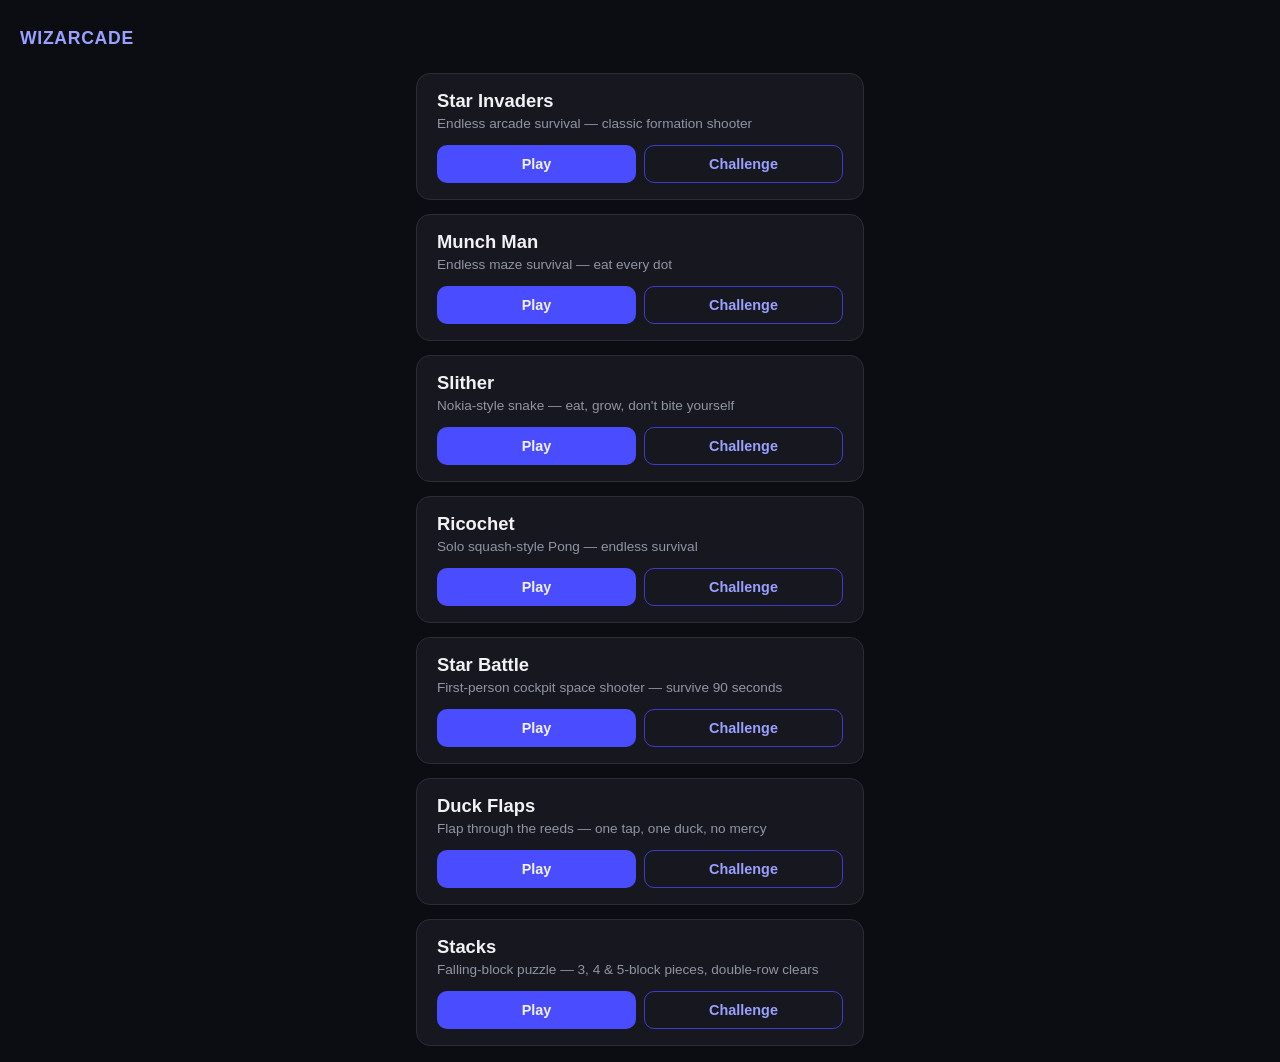
<file: index.html>
<!DOCTYPE html>
<html lang="en">
<head>
<meta charset="UTF-8">
<meta name="viewport" content="width=device-width, initial-scale=1, maximum-scale=1, user-scalable=no, viewport-fit=cover">
<title>WizArcade</title>
<link rel="stylesheet" href="style.css?v=2">
</head>
<body>
  <header class="wordmark">WizArcade</header>

  <main class="tile-grid" id="tile-grid"></main>

  <script>
    // Discord webhook for the "Challenge" button's fire-and-forget announcement.
    // Posts to #wiz-arcade-screen-shots-and-chatter (channel id 1529569338254819398) —
    // a dedicated webhook, separate from the one used for game-build announcements
    // in #wiz-arcade, so this can be redirected without touching that channel.
    const CHALLENGE_WEBHOOK_URL = "https://discord.com/api/webhooks/1529574996698202172/q89F5ELjYNayL61hYJVJ-7KN_xJo6cv-GtQtcPgiivgfGs50TUhEHV75qud8U1UW96fj";

    // Add a new game by adding one entry here — no other markup changes needed.
    const GAMES = [
      {
        title: "Star Invaders",
        subtitle: "Endless arcade survival — classic formation shooter",
        href: "games/star-invaders/index.html"
      },
      {
        title: "Munch Man",
        subtitle: "Endless maze survival — eat every dot",
        href: "games/munch-man/index.html"
      },
      {
        title: "Slither",
        subtitle: "Nokia-style snake — eat, grow, don't bite yourself",
        href: "games/slither/index.html"
      },
      {
        title: "Ricochet",
        subtitle: "Solo squash-style Pong — endless survival",
        href: "games/ricochet/index.html"
      },
      {
        title: "Star Battle",
        subtitle: "First-person cockpit space shooter — survive 90 seconds",
        href: "games/star-battle/index.html"
      },
      {
        title: "Duck Flaps",
        subtitle: "Flap through the reeds — one tap, one duck, no mercy",
        href: "games/duck-flaps/index.html"
      },
      {
        title: "Stacks",
        subtitle: "Falling-block puzzle — 3, 4 & 5-block pieces, double-row clears",
        href: "games/stacks/index.html"
      }
    ];

    async function sendChallenge(gameTitle, challenger, opponent) {
      if (!CHALLENGE_WEBHOOK_URL) {
        alert("Challenges aren't set up yet — no webhook URL configured.");
        return;
      }
      try {
        await fetch(CHALLENGE_WEBHOOK_URL, {
          method: "POST",
          headers: { "Content-Type": "application/json" },
          body: JSON.stringify({
            content: `**${challenger}** has challenged **${opponent}** to a game of **${gameTitle}**! 🎮`
          })
        });
      } catch (err) {
        // Fire-and-forget: no retry, no UI error state.
      }
    }

    // Slug used to deep-link into a specific game's challenge form, e.g.
    // index.html?challenge=ricochet — derived from the games/<slug>/ path.
    function slugFor(game) {
      const match = game.href.match(/games\/([^/]+)\//);
      return match ? match[1] : game.title.toLowerCase().replace(/\s+/g, "-");
    }

    function openChallengeForm(tile) {
      const form = tile.querySelector(".challenge-form");
      form.hidden = false;
      tile.querySelector(".challenge-name").focus();
    }

    const grid = document.getElementById("tile-grid");
    for (const game of GAMES) {
      const tile = document.createElement("div");
      tile.className = game.test ? "tile tile--test" : "tile";
      tile.dataset.slug = slugFor(game);
      tile.innerHTML = `
        <span class="tile-title">${game.title}</span>
        <span class="tile-subtitle">${game.subtitle}</span>
        <div class="tile-actions">
          <a class="btn btn-play" href="${game.href}">Play</a>
          <button type="button" class="btn btn-challenge">Challenge</button>
        </div>
        <form class="challenge-form" hidden>
          <input type="text" class="challenge-name" placeholder="Your name" maxlength="40" required>
          <input type="text" class="challenge-opponent" placeholder="Who are you challenging?" maxlength="40" required>
          <button type="submit" class="btn btn-send">Send Challenge</button>
        </form>
      `;
      grid.appendChild(tile);

      const challengeBtn = tile.querySelector(".btn-challenge");
      const form = tile.querySelector(".challenge-form");

      challengeBtn.addEventListener("click", () => {
        if (form.hidden) {
          openChallengeForm(tile);
        } else {
          form.hidden = true;
        }
      });

      form.addEventListener("submit", (e) => {
        e.preventDefault();
        const challenger = tile.querySelector(".challenge-name").value.trim();
        const opponent = tile.querySelector(".challenge-opponent").value.trim();
        if (!challenger || !opponent) return;
        sendChallenge(game.title, challenger, opponent);
        form.reset();
        form.hidden = true;
      });
    }

    // Deep link from Discord's "CHALLENGE" button: ?challenge=<game-slug>
    // opens that game's challenge form directly instead of the picker view.
    const requestedSlug = new URLSearchParams(location.search).get("challenge");
    if (requestedSlug) {
      const target = grid.querySelector(`.tile[data-slug="${CSS.escape(requestedSlug)}"]`);
      if (target) {
        openChallengeForm(target);
        target.scrollIntoView({ behavior: "smooth", block: "center" });
      }
    }
  </script>
</body>
</html>
</file>
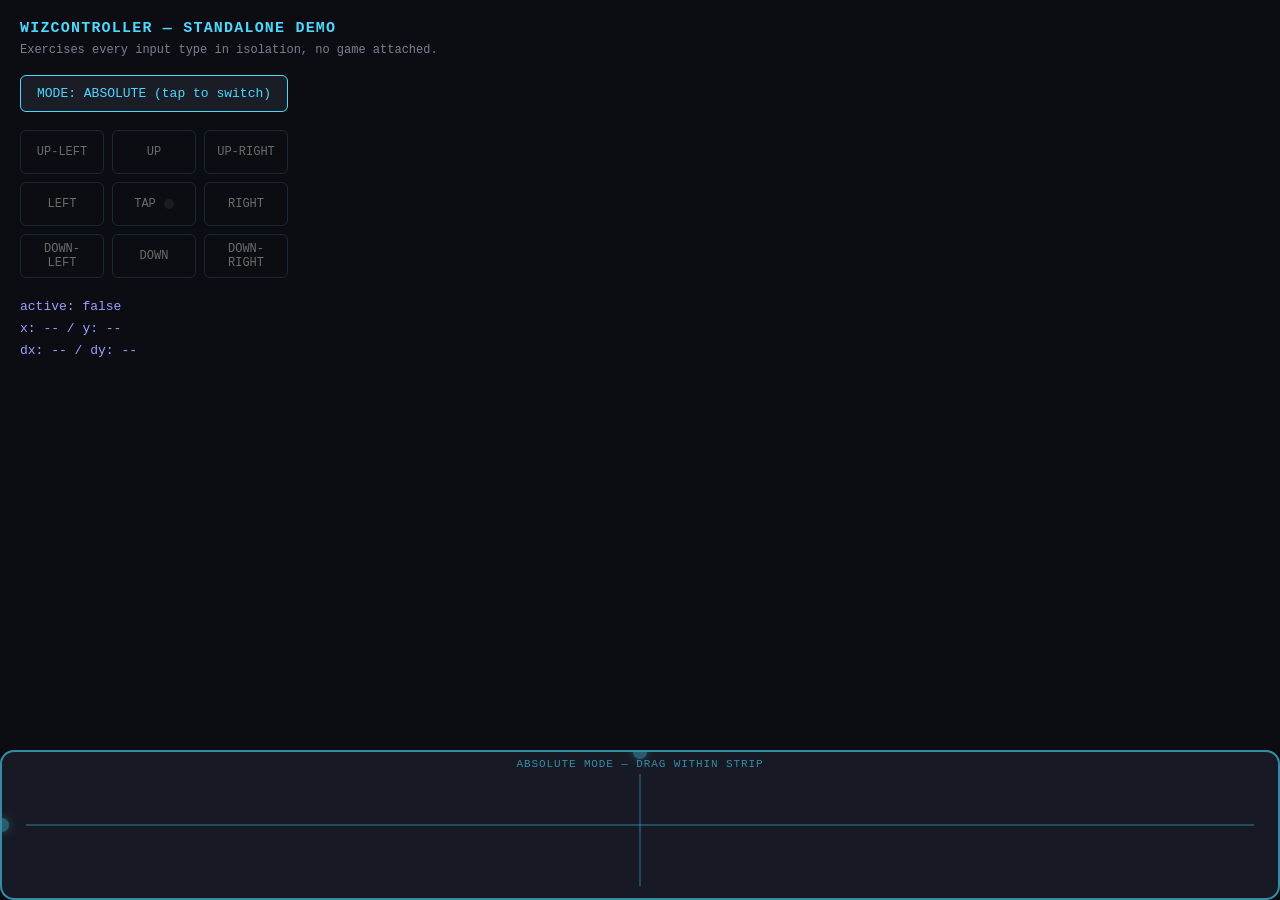
<file: controller/demo.html>
<!DOCTYPE html>
<html lang="en">
<head>
<meta charset="UTF-8">
<meta name="viewport" content="width=device-width, initial-scale=1, maximum-scale=1, user-scalable=no, viewport-fit=cover">
<title>WizController Demo — WizArcade</title>
<style>
  * { box-sizing: border-box; }
  html, body {
    margin: 0;
    padding: 0;
    width: 100%;
    height: 100%;
    background: #0c0d12;
    color: #eaffea;
    font-family: "Courier New", monospace;
    overflow: hidden;
    touch-action: none;
  }
  .panel {
    padding: 20px;
  }
  h1 {
    font-size: 15px;
    letter-spacing: 0.08em;
    color: #4dd8ff;
    margin: 0 0 6px;
  }
  p.sub {
    font-size: 12px;
    color: #7a8090;
    margin: 0 0 18px;
  }
  button#modeToggle {
    background: #1a1c26;
    color: #4dd8ff;
    border: 1px solid #4dd8ff;
    padding: 10px 16px;
    font-family: inherit;
    font-size: 13px;
    border-radius: 6px;
    touch-action: manipulation;
  }
  .compass {
    display: grid;
    grid-template-columns: repeat(3, 84px);
    grid-template-rows: repeat(3, 44px);
    gap: 8px;
    margin-top: 18px;
  }
  .row {
    display: flex;
    gap: 10px;
    margin-top: 14px;
    flex-wrap: wrap;
  }
  .chip {
    padding: 8px 10px;
    border: 1px solid rgba(77, 216, 255, 0.35);
    border-radius: 6px;
    font-size: 12px;
    opacity: 0.4;
    transition: opacity 0.1s ease, background 0.1s ease;
    display: flex;
    align-items: center;
    justify-content: center;
    text-align: center;
  }
  .chip.on {
    opacity: 1;
    background: rgba(77, 216, 255, 0.18);
    border-color: #4dd8ff;
  }
  .tapdot {
    display: inline-block;
    width: 10px;
    height: 10px;
    border-radius: 50%;
    background: #333;
    margin-left: 8px;
  }
  .tapdot.on {
    background: #ffe066;
    box-shadow: 0 0 8px #ffe066;
  }
  .values {
    margin-top: 18px;
    font-size: 13px;
    color: #9aa0ff;
    line-height: 1.7;
  }
</style>
</head>
<body>
  <div class="panel">
    <h1>WIZCONTROLLER — STANDALONE DEMO</h1>
    <p class="sub">Exercises every input type in isolation, no game attached.</p>

    <button id="modeToggle">MODE: ABSOLUTE (tap to switch)</button>

    <div class="compass">
      <div class="chip" id="chip-upLeft">UP-LEFT</div>
      <div class="chip" id="chip-up">UP</div>
      <div class="chip" id="chip-upRight">UP-RIGHT</div>
      <div class="chip" id="chip-left">LEFT</div>
      <div class="chip" id="chip-tap">TAP<span class="tapdot" id="tapdot"></span></div>
      <div class="chip" id="chip-right">RIGHT</div>
      <div class="chip" id="chip-downLeft">DOWN-LEFT</div>
      <div class="chip" id="chip-down">DOWN</div>
      <div class="chip" id="chip-downRight">DOWN-RIGHT</div>
    </div>

    <div class="values">
      <div id="val-active">active: false</div>
      <div id="val-xy">x: -- / y: --</div>
      <div id="val-dxdy">dx: -- / dy: --</div>
    </div>
  </div>

  <script src="controller.js"></script>
  <script>
    let mode = "absolute";
    let controller = null;

    function setChip(id, on) {
      document.getElementById(id).classList.toggle("on", !!on);
    }

    function buildController() {
      if (controller) controller.destroy();

      controller = new WizController({
        mode: mode,
        directions: {
          left: true,
          right: true,
          up: true,
          down: true,
          upLeft: true,
          upRight: true,
          downLeft: true,
          downRight: true,
        },
        tap: true,
        rangeX: [0, 480],
        rangeY: [0, 800],
        height: 150,
        label:
          mode === "absolute"
            ? "ABSOLUTE MODE — DRAG WITHIN STRIP"
            : "RELATIVE MODE — VIRTUAL JOYSTICK, TOUCH ANYWHERE",
      });

      controller.onMove((data) => {
        setChip("chip-left", data.left);
        setChip("chip-right", data.right);
        setChip("chip-up", data.up);
        setChip("chip-down", data.down);
        setChip("chip-upLeft", data.upLeft);
        setChip("chip-upRight", data.upRight);
        setChip("chip-downLeft", data.downLeft);
        setChip("chip-downRight", data.downRight);

        document.getElementById("val-active").textContent = "active: " + data.active;
        document.getElementById("val-xy").textContent =
          "x: " + (data.x === null ? "--" : data.x.toFixed(1)) + " / y: " + (data.y === null ? "--" : data.y.toFixed(1));
        document.getElementById("val-dxdy").textContent =
          "dx: " + (data.dx === null ? "--" : data.dx.toFixed(2)) + " / dy: " + (data.dy === null ? "--" : data.dy.toFixed(2));
      });

      controller.onTap(() => {
        const dot = document.getElementById("tapdot");
        dot.classList.add("on");
        setTimeout(() => dot.classList.remove("on"), 220);
      });
    }

    document.getElementById("modeToggle").addEventListener("click", () => {
      mode = mode === "absolute" ? "relative" : "absolute";
      document.getElementById("modeToggle").textContent = "MODE: " + mode.toUpperCase() + " (tap to switch)";
      buildController();
    });

    buildController();
  </script>
</body>
</html>
</file>
<file: style.css>
* {
  box-sizing: border-box;
}

html, body {
  margin: 0;
  padding: 0;
  min-height: 100%;
  background: #0c0d12;
  color: #f2f2f5;
  font-family: -apple-system, BlinkMacSystemFont, "Segoe UI", Roboto, Helvetica, Arial, sans-serif;
}

body {
  padding: env(safe-area-inset-top) env(safe-area-inset-right) env(safe-area-inset-bottom) env(safe-area-inset-left);
}

.wordmark {
  padding: 28px 20px 8px;
  font-size: 1.1rem;
  font-weight: 600;
  letter-spacing: 0.04em;
  color: #9aa0ff;
  text-transform: uppercase;
}

.tile-grid {
  display: grid;
  grid-template-columns: 1fr;
  gap: 14px;
  padding: 16px;
  max-width: 480px;
  margin: 0 auto;
}

.tile {
  display: flex;
  flex-direction: column;
  justify-content: center;
  gap: 4px;
  min-height: 88px;
  padding: 16px 20px;
  border-radius: 14px;
  background: #17181f;
  border: 1px solid #2a2c38;
  color: inherit;
  -webkit-tap-highlight-color: transparent;
  touch-action: manipulation;
}

.tile-title {
  font-size: 1.15rem;
  font-weight: 700;
}

.tile-subtitle {
  font-size: 0.85rem;
  color: #9095a5;
}

.tile-actions {
  display: flex;
  gap: 8px;
  margin-top: 10px;
}

.btn {
  flex: 1;
  border-radius: 10px;
  padding: 10px 14px;
  font-size: 0.9rem;
  font-weight: 600;
  text-align: center;
  text-decoration: none;
  border: 1px solid transparent;
  cursor: pointer;
  -webkit-tap-highlight-color: transparent;
  touch-action: manipulation;
}

.btn-play {
  background: #4a4dff;
  color: #f2f2f5;
}

.btn-play:active {
  background: #6062ff;
}

.btn-challenge {
  background: transparent;
  color: #9aa0ff;
  border-color: #3a3dcc;
}

.btn-challenge:active {
  background: #1f2130;
  border-color: #4a4dff;
}

.challenge-form {
  display: flex;
  flex-direction: column;
  gap: 8px;
  margin-top: 10px;
}

.challenge-form[hidden] {
  display: none;
}

.challenge-form input {
  border-radius: 10px;
  padding: 10px 12px;
  font-size: 0.9rem;
  background: #0c0d12;
  border: 1px solid #2a2c38;
  color: #f2f2f5;
}

.challenge-form input:focus {
  outline: none;
  border-color: #4a4dff;
}

.btn-send {
  background: #2a2c38;
  color: #f2f2f5;
}

.btn-send:active {
  background: #34364a;
}
</file>
